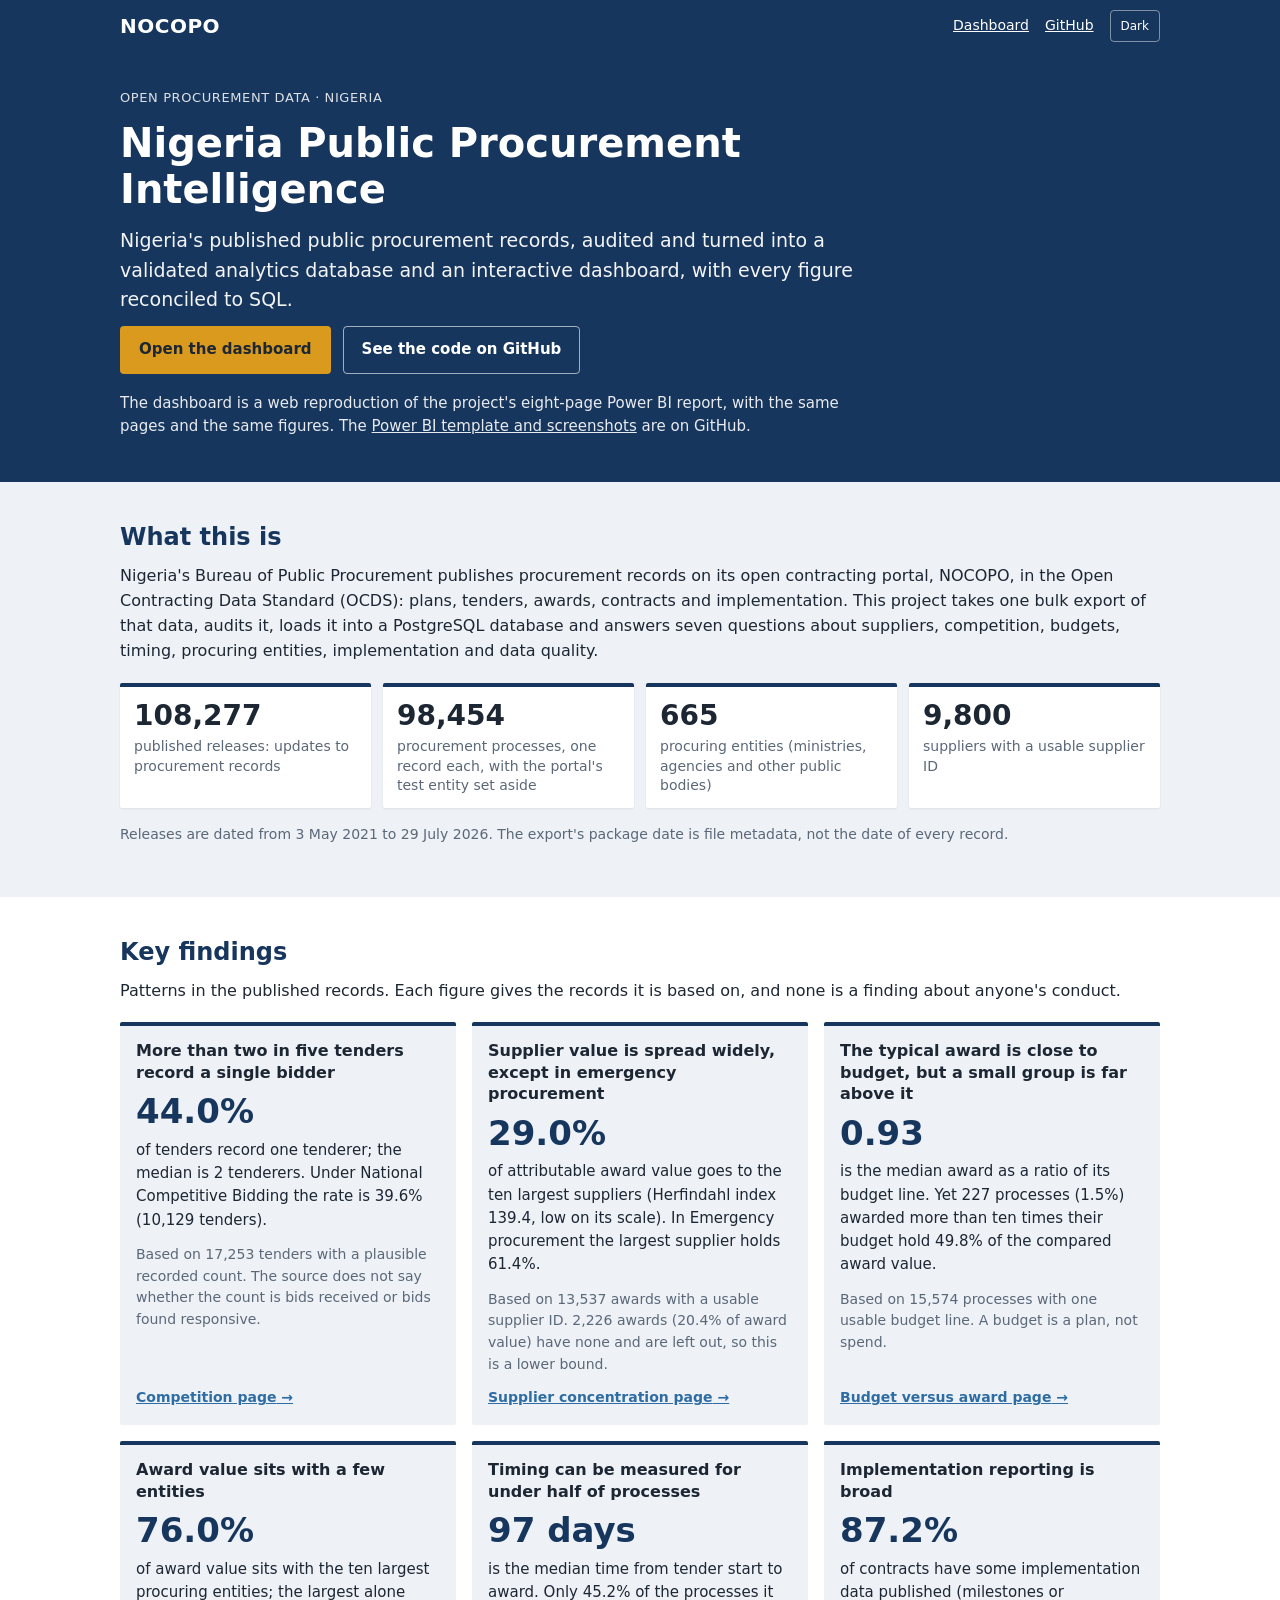
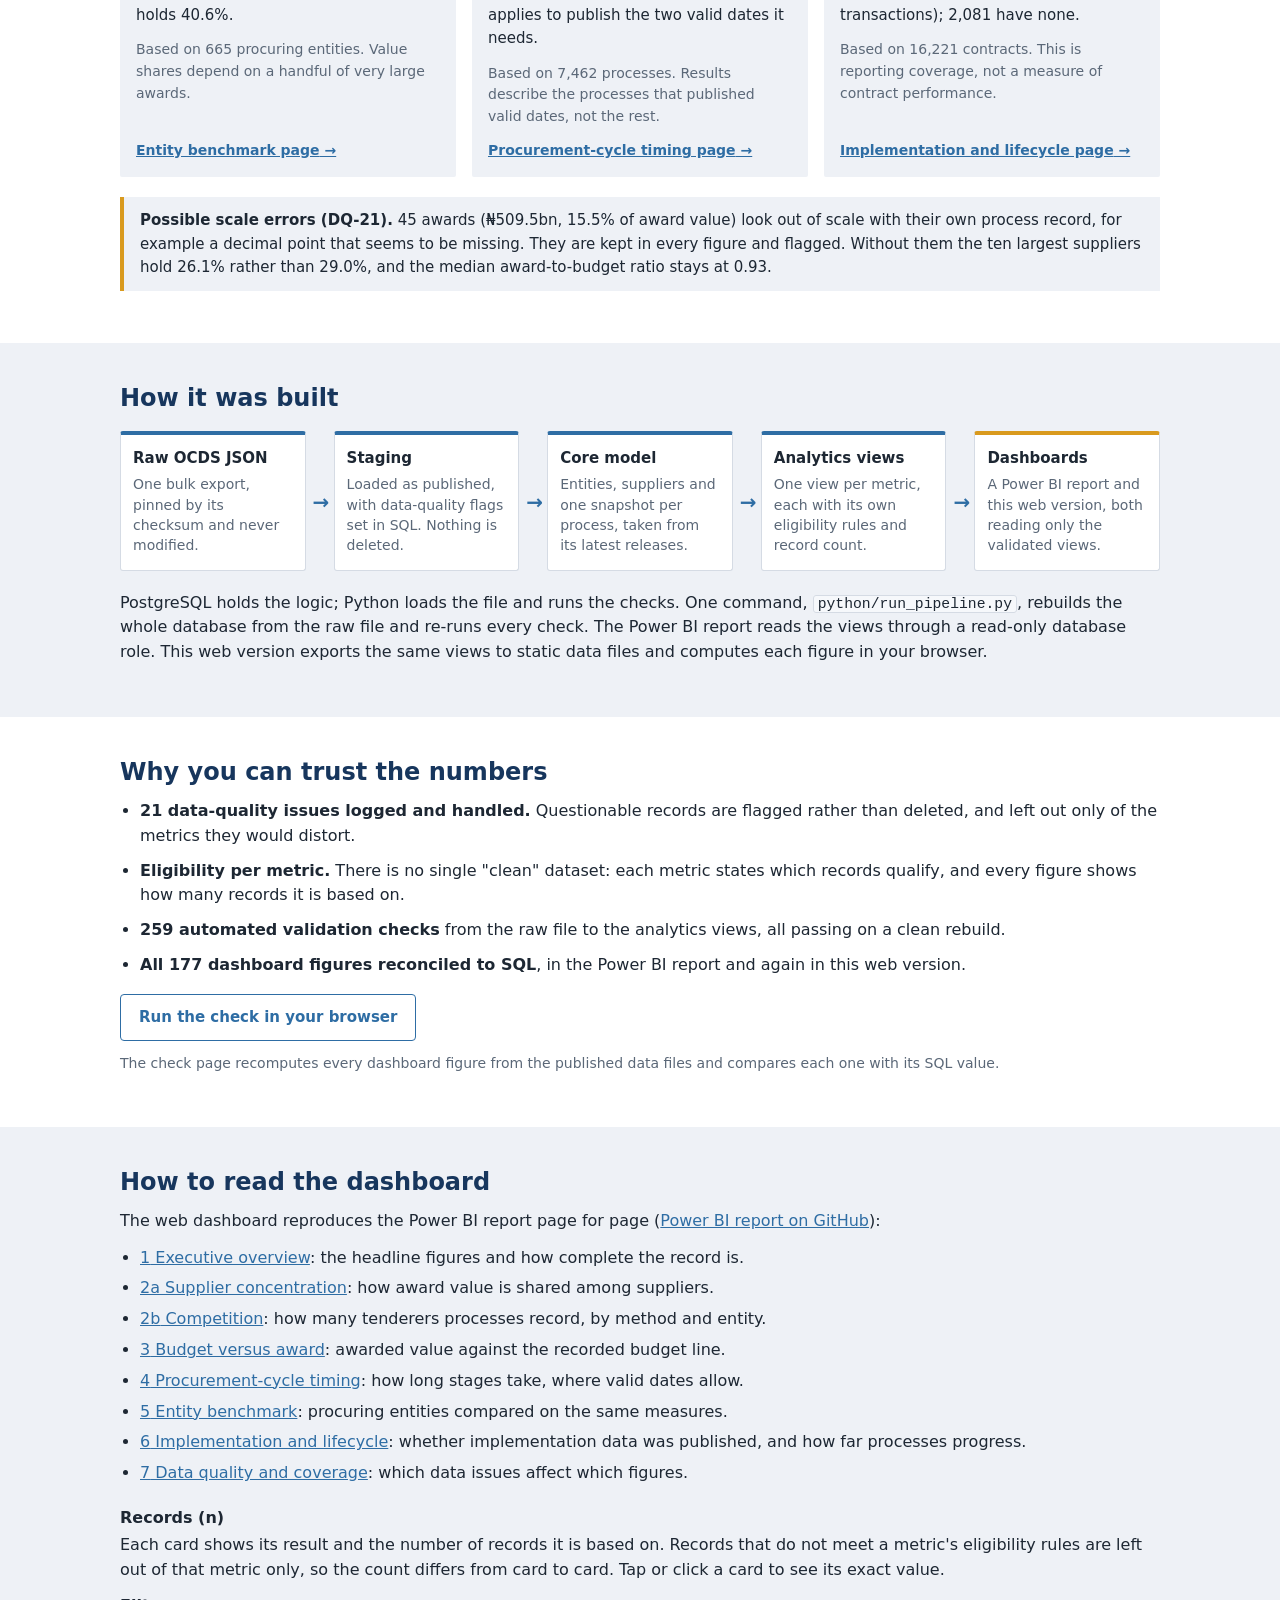
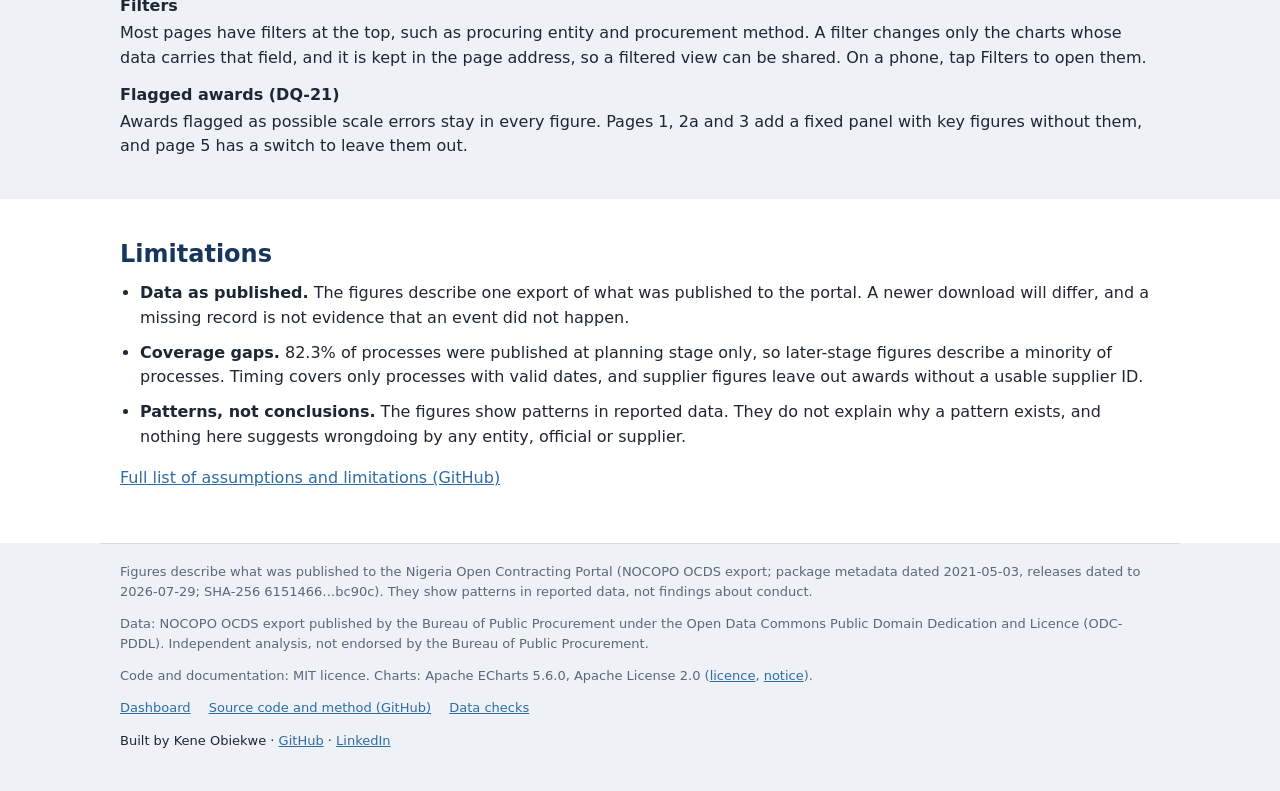
<file: web/index.html>
<!doctype html>
<html lang="en">
<head>
<meta charset="utf-8">
<meta name="viewport" content="width=device-width, initial-scale=1">
<meta http-equiv="Content-Security-Policy" content="default-src 'self'; script-src 'self'; style-src 'self'; img-src 'self' data:; font-src 'self'; connect-src 'self'; object-src 'none'; base-uri 'self'; form-action 'none'">
<script src="js/route.js"></script>
<title>Nigeria Public Procurement Intelligence</title>
<meta name="description" content="Nigeria's published public procurement records (NOCOPO, OCDS format), audited and turned into a validated PostgreSQL database and an interactive dashboard. Every dashboard figure is reconciled to SQL.">
<link rel="canonical" href="https://nocopo-dashboard.vercel.app/">
<meta property="og:type" content="website">
<meta property="og:site_name" content="Nigeria Public Procurement Intelligence">
<meta property="og:title" content="Nigeria Public Procurement Intelligence">
<meta property="og:description" content="Nigeria's published procurement records, audited and turned into a validated analytics database and an interactive dashboard. Every dashboard figure is reconciled to SQL.">
<meta property="og:url" content="https://nocopo-dashboard.vercel.app/">
<meta property="og:image" content="https://nocopo-dashboard.vercel.app/og-image.png">
<meta property="og:image:type" content="image/png">
<meta property="og:image:width" content="1200">
<meta property="og:image:height" content="630">
<meta property="og:image:alt" content="Nigeria Public Procurement Intelligence: headline figures from the NOCOPO open contracting data">
<meta name="twitter:card" content="summary_large_image">
<meta name="twitter:title" content="Nigeria Public Procurement Intelligence">
<meta name="twitter:description" content="Nigeria's published procurement records, audited and turned into a validated analytics database and an interactive dashboard. Every dashboard figure is reconciled to SQL.">
<meta name="twitter:image" content="https://nocopo-dashboard.vercel.app/og-image.png">
<meta name="twitter:image:alt" content="Nigeria Public Procurement Intelligence: headline figures from the NOCOPO open contracting data">
<link rel="icon" href="favicon.svg" type="image/svg+xml">
<link rel="stylesheet" href="css/site.css">
<link rel="stylesheet" href="css/landing.css">
<script src="js/theme.js"></script>
<script type="module" src="js/landing.js"></script>
</head>
<body class="landing">
<!-- Every figure on this page sits in an element marked data-fig (a figure of data/expected.json, re-rendered from the
     JSON at load time), data-claim (a figure of docs/phase10_findings/claim_trace.md under that tag) or data-project
     (a count read from the project's own records). Digits marked data-nofig are labels, not figures.
     python/web/check_web_data.py verifies every one and fails on any figure outside them. -->
<header class="topbar">
  <div class="wrap topbar-in">
    <a class="topbar-brand" href="./">NOCOPO</a>
    <nav class="topbar-links" aria-label="Site">
      <a href="dashboard.html">Dashboard</a>
      <a href="https://github.com/kene-obiekwe/nigeria-public-procurement-intelligence" rel="noopener">GitHub</a>
      <button type="button" class="theme-toggle" id="theme-toggle" aria-label="Switch between light and dark colours">Dark</button>
    </nav>
  </div>
</header>

<main id="main">
  <section class="hero">
    <div class="wrap">
      <p class="eyebrow">Open procurement data · Nigeria</p>
      <h1>Nigeria Public Procurement Intelligence</h1>
      <p class="lead">Nigeria's published public procurement records, audited and turned into a validated analytics
        database and an interactive dashboard, with every figure reconciled to SQL.</p>
      <p class="actions">
        <a class="button primary" href="dashboard.html">Open the dashboard</a>
        <a class="button secondary" href="https://github.com/kene-obiekwe/nigeria-public-procurement-intelligence" rel="noopener">See the code on GitHub</a>
      </p>
      <p class="note">The dashboard is a web reproduction of the project's eight-page Power BI report, with the same pages
        and the same figures. The <a href="https://github.com/kene-obiekwe/nigeria-public-procurement-intelligence/tree/main/dashboard" rel="noopener">Power BI
        template and screenshots</a> are on GitHub.</p>
    </div>
  </section>

  <section class="section" id="what" aria-labelledby="what-h">
    <div class="wrap">
      <h2 id="what-h">What this is</h2>
      <p>Nigeria's Bureau of Public Procurement publishes procurement records on its open contracting portal, NOCOPO, in
        the Open Contracting Data Standard (OCDS): plans, tenders, awards, contracts and implementation. This project takes
        one bulk export of that data, audits it, loads it into a PostgreSQL database and answers seven questions about
        suppliers, competition, budgets, timing, procuring entities, implementation and data quality.</p>
      <ul class="stats">
        <li><span class="stat-v" data-project="releases">108,277</span>
          <span class="stat-k">published releases: updates to procurement records</span></li>
        <li><span class="stat-v" data-fig="EXE-01" data-format="count">98,454</span>
          <span class="stat-k">procurement processes, one record each, with the portal's test entity set aside</span></li>
        <li><span class="stat-v" data-fig="ENT-01" data-format="count">665</span>
          <span class="stat-k">procuring entities (ministries, agencies and other public bodies)</span></li>
        <li><span class="stat-v" data-fig="SUP-02" data-format="count">9,800</span>
          <span class="stat-k">suppliers with a usable supplier ID</span></li>
      </ul>
      <p class="note">Releases are dated from <span data-project="first_release_date">3 May 2021</span> to
        <span data-project="last_release_date">29 July 2026</span>. The export's package date is file metadata, not
        the date of every record.</p>
    </div>
  </section>

  <section class="section alt" id="findings" aria-labelledby="findings-h">
    <div class="wrap">
      <h2 id="findings-h">Key findings</h2>
      <p>Patterns in the published records. Each figure gives the records it is based on, and none is a finding about
        anyone's conduct.</p>
      <div class="findings">
        <article class="finding">
          <h3>More than two in five tenders record a single bidder</h3>
          <p class="big"><span data-fig="EXE-05" data-format="pct1">44.0%</span></p>
          <p>of tenders record one tenderer; the median is <span data-fig="EXE-06" data-format="count">2</span>
            tenderers. Under National Competitive Bidding the rate is <span data-claim="C3">39.6%</span>
            (<span data-claim="C3">10,129</span> tenders).</p>
          <p class="n">Based on <span data-fig="COM-01" data-format="count">17,253</span> tenders with a plausible
            recorded count. The source does not say whether the count is bids received or bids found responsive.</p>
          <a class="more" href="dashboard.html#competition">Competition page</a>
        </article>
        <article class="finding">
          <h3>Supplier value is spread widely, except in emergency procurement</h3>
          <p class="big"><span data-fig="EXE-07" data-format="pct1">29.0%</span></p>
          <p>of attributable award value goes to the ten largest suppliers (Herfindahl index
            <span data-fig="SUP-09" data-format="index1">139.4</span>, low on its scale). In Emergency procurement the
            largest supplier holds <span data-claim="S4">61.4%</span>.</p>
          <p class="n">Based on <span data-fig="SUP-01" data-format="count">13,537</span> awards with a usable supplier
            ID. <span data-fig="SUP-11" data-format="count">2,226</span> awards
            (<span data-fig="SUP-13" data-format="pct1">20.4%</span> of award value) have none and are left out, so this
            is a lower bound.</p>
          <a class="more" href="dashboard.html#suppliers">Supplier concentration page</a>
        </article>
        <article class="finding">
          <h3>The typical award is close to budget, but a small group is far above it</h3>
          <p class="big"><span data-fig="EXE-09" data-format="ratio2">0.93</span></p>
          <p>is the median award as a ratio of its budget line. Yet <span data-fig="BVA-B6" data-format="count">227</span>
            processes (<span data-claim="B3">1.5%</span>) awarded more than ten times their budget hold
            <span data-claim="B3">49.8%</span> of the compared award value.</p>
          <p class="n">Based on <span data-fig="BVA-01" data-format="count">15,574</span> processes with one usable
            budget line. A budget is a plan, not spend.</p>
          <a class="more" href="dashboard.html#budget">Budget versus award page</a>
        </article>
        <article class="finding">
          <h3>Award value sits with a few entities</h3>
          <p class="big"><span data-fig="ENT-06" data-format="pct1">76.0%</span></p>
          <p>of award value sits with the ten largest procuring entities; the largest alone holds
            <span data-fig="ENT-05" data-format="pct1">40.6%</span>.</p>
          <p class="n">Based on <span data-fig="ENT-01" data-format="count">665</span> procuring entities. Value shares
            depend on a handful of very large awards.</p>
          <a class="more" href="dashboard.html#entities">Entity benchmark page</a>
        </article>
        <article class="finding">
          <h3>Timing can be measured for under half of processes</h3>
          <p class="big"><span data-fig="EXE-11" data-format="days">97</span> days</p>
          <p>is the median time from tender start to award. Only
            <span data-fig="TIM-11" data-format="pct1">45.2%</span> of the processes it applies to publish the two valid
            dates it needs.</p>
          <p class="n">Based on <span data-fig="TIM-02" data-format="count">7,462</span> processes. Results describe the
            processes that published valid dates, not the rest.</p>
          <a class="more" href="dashboard.html#timing">Procurement-cycle timing page</a>
        </article>
        <article class="finding">
          <h3>Implementation reporting is broad</h3>
          <p class="big"><span data-fig="EXE-12" data-format="pct1">87.2%</span></p>
          <p>of contracts have some implementation data published (milestones or transactions);
            <span data-fig="IMP-T4" data-format="count">2,081</span> have none.</p>
          <p class="n">Based on <span data-fig="IMP-01" data-format="count">16,221</span> contracts. This is reporting
            coverage, not a measure of contract performance.</p>
          <a class="more" href="dashboard.html#implementation">Implementation and lifecycle page</a>
        </article>
      </div>
      <p class="callout"><strong>Possible scale errors (DQ-21).</strong> <span data-claim="X1">45</span> awards
        (<span data-claim="X1">₦509.5bn</span>, <span data-claim="X1">15.5%</span> of award value) look out of scale
        with their own process record, for example a decimal point that seems to be missing. They are kept in every
        figure and flagged. Without them the ten largest suppliers hold <span data-claim="S6">26.1%</span> rather than
        <span data-fig="EXE-07" data-format="pct1">29.0%</span>, and the median award-to-budget ratio stays at
        <span data-claim="B8">0.93</span>.</p>
    </div>
  </section>

  <section class="section" id="built" aria-labelledby="built-h">
    <div class="wrap">
      <h2 id="built-h">How it was built</h2>
      <ol class="pipeline" aria-label="Data pipeline, from the raw file to the dashboards">
        <li><strong>Raw OCDS JSON</strong><span>One bulk export, pinned by its checksum and never modified.</span></li>
        <li><strong>Staging</strong><span>Loaded as published, with data-quality flags set in SQL. Nothing is deleted.</span></li>
        <li><strong>Core model</strong><span>Entities, suppliers and one snapshot per process, taken from its latest releases.</span></li>
        <li><strong>Analytics views</strong><span>One view per metric, each with its own eligibility rules and record count.</span></li>
        <li><strong>Dashboards</strong><span>A Power BI report and this web version, both reading only the validated views.</span></li>
      </ol>
      <p>PostgreSQL holds the logic; Python loads the file and runs the checks. One command,
        <code>python/run_pipeline.py</code>, rebuilds the whole database from the raw file and re-runs every check. The
        Power BI report reads the views through a read-only database role. This web version exports the same views to
        static data files and computes each figure in your browser.</p>
    </div>
  </section>

  <section class="section alt" id="trust" aria-labelledby="trust-h">
    <div class="wrap">
      <h2 id="trust-h">Why you can trust the numbers</h2>
      <ul class="trust">
        <li><strong><span data-project="dq_issues">21</span> data-quality issues logged and handled.</strong>
          Questionable records are flagged rather than deleted, and left out only of the metrics they would distort.</li>
        <li><strong>Eligibility per metric.</strong> There is no single "clean" dataset: each metric states which records
          qualify, and every figure shows how many records it is based on.</li>
        <li><strong><span data-project="validation_checks">259</span> automated validation checks</strong> from the raw
          file to the analytics views, all passing on a clean rebuild.</li>
        <li><strong>All <span data-project="dashboard_figures">177</span> dashboard figures reconciled to SQL</strong>,
          in the Power BI report and again in this web version.</li>
      </ul>
      <p class="actions">
        <a class="button secondary" href="check.html">Run the check in your browser</a>
      </p>
      <p class="note">The check page recomputes every dashboard figure from the published data files and compares each
        one with its SQL value.</p>
    </div>
  </section>

  <section class="section" id="read" aria-labelledby="read-h">
    <div class="wrap">
      <h2 id="read-h">How to read the dashboard</h2>
      <p>The web dashboard reproduces the Power BI report page for page
        (<a href="https://github.com/kene-obiekwe/nigeria-public-procurement-intelligence/tree/main/dashboard" rel="noopener">Power BI
        report on GitHub</a>):</p>
      <ul class="pages">
        <li><a href="dashboard.html#overview"><span data-nofig>1</span> Executive overview</a>: the headline figures and how complete the record is.</li>
        <li><a href="dashboard.html#suppliers"><span data-nofig>2a</span> Supplier concentration</a>: how award value is shared among suppliers.</li>
        <li><a href="dashboard.html#competition"><span data-nofig>2b</span> Competition</a>: how many tenderers processes record, by method and entity.</li>
        <li><a href="dashboard.html#budget"><span data-nofig>3</span> Budget versus award</a>: awarded value against the recorded budget line.</li>
        <li><a href="dashboard.html#timing"><span data-nofig>4</span> Procurement-cycle timing</a>: how long stages take, where valid dates allow.</li>
        <li><a href="dashboard.html#entities"><span data-nofig>5</span> Entity benchmark</a>: procuring entities compared on the same measures.</li>
        <li><a href="dashboard.html#implementation"><span data-nofig>6</span> Implementation and lifecycle</a>: whether implementation data was published, and how far processes progress.</li>
        <li><a href="dashboard.html#data-quality"><span data-nofig>7</span> Data quality and coverage</a>: which data issues affect which figures.</li>
      </ul>
      <dl class="guide">
        <dt>Records (n)</dt>
        <dd>Each card shows its result and the number of records it is based on. Records that do not meet a metric's
          eligibility rules are left out of that metric only, so the count differs from card to card. Tap or click a
          card to see its exact value.</dd>
        <dt>Filters</dt>
        <dd>Most pages have filters at the top, such as procuring entity and procurement method. A filter changes only
          the charts whose data carries that field, and it is kept in the page address, so a filtered view can be
          shared. On a phone, tap Filters to open them.</dd>
        <dt>Flagged awards (DQ-21)</dt>
        <dd>Awards flagged as possible scale errors stay in every figure. Pages <span data-nofig>1</span>,
          <span data-nofig>2a</span> and <span data-nofig>3</span> add a fixed panel with key figures without them,
          and page <span data-nofig>5</span> has a switch to leave them out.</dd>
      </dl>
    </div>
  </section>

  <section class="section alt" id="limits" aria-labelledby="limits-h">
    <div class="wrap">
      <h2 id="limits-h">Limitations</h2>
      <ul class="trust">
        <li><strong>Data as published.</strong> The figures describe one export of what was published to the portal. A
          newer download will differ, and a missing record is not evidence that an event did not happen.</li>
        <li><strong>Coverage gaps.</strong> <span data-fig="EXE-13" data-format="pct1">82.3%</span> of processes were
          published at planning stage only, so later-stage figures describe a minority of processes. Timing covers only
          processes with valid dates, and supplier figures leave out awards without a usable supplier ID.</li>
        <li><strong>Patterns, not conclusions.</strong> The figures show patterns in reported data. They do not explain
          why a pattern exists, and nothing here suggests wrongdoing by any entity, official or supplier.</li>
      </ul>
      <p><a href="https://github.com/kene-obiekwe/nigeria-public-procurement-intelligence/blob/main/docs/assumptions_and_limitations.md" rel="noopener">Full list of assumptions and limitations (GitHub)</a></p>
    </div>
  </section>
</main>

<footer class="footer wrap">
  <p>Figures describe what was published to the Nigeria Open Contracting Portal (NOCOPO OCDS export; package metadata dated 2021-05-03, releases dated to 2026-07-29; SHA-256 6151466…bc90c). They show patterns in reported data, not findings about conduct.</p>
  <p>Data: NOCOPO OCDS export published by the Bureau of Public Procurement under the Open Data Commons Public Domain
     Dedication and Licence (ODC-PDDL). Independent analysis, not endorsed by the Bureau of Public Procurement.</p>
  <p>Code and documentation: MIT licence. Charts: Apache ECharts <span data-nofig>5.6.0</span>, Apache License <span data-nofig>2.0</span>
     (<a href="vendor/ECHARTS-LICENSE.txt">licence</a>, <a href="vendor/ECHARTS-NOTICE.txt">notice</a>).</p>
  <p class="links">
    <a href="dashboard.html">Dashboard</a>
    <a href="https://github.com/kene-obiekwe/nigeria-public-procurement-intelligence" rel="noopener">Source code and method (GitHub)</a>
    <a href="check.html">Data checks</a>
  </p>
  <p class="credit">Built by Kene Obiekwe ·
    <a href="https://github.com/kene-obiekwe" rel="noopener">GitHub</a> ·
    <a href="https://www.linkedin.com/in/kene-obiekwe10" rel="noopener">LinkedIn</a></p>
</footer>
</body>
</html>
</file>
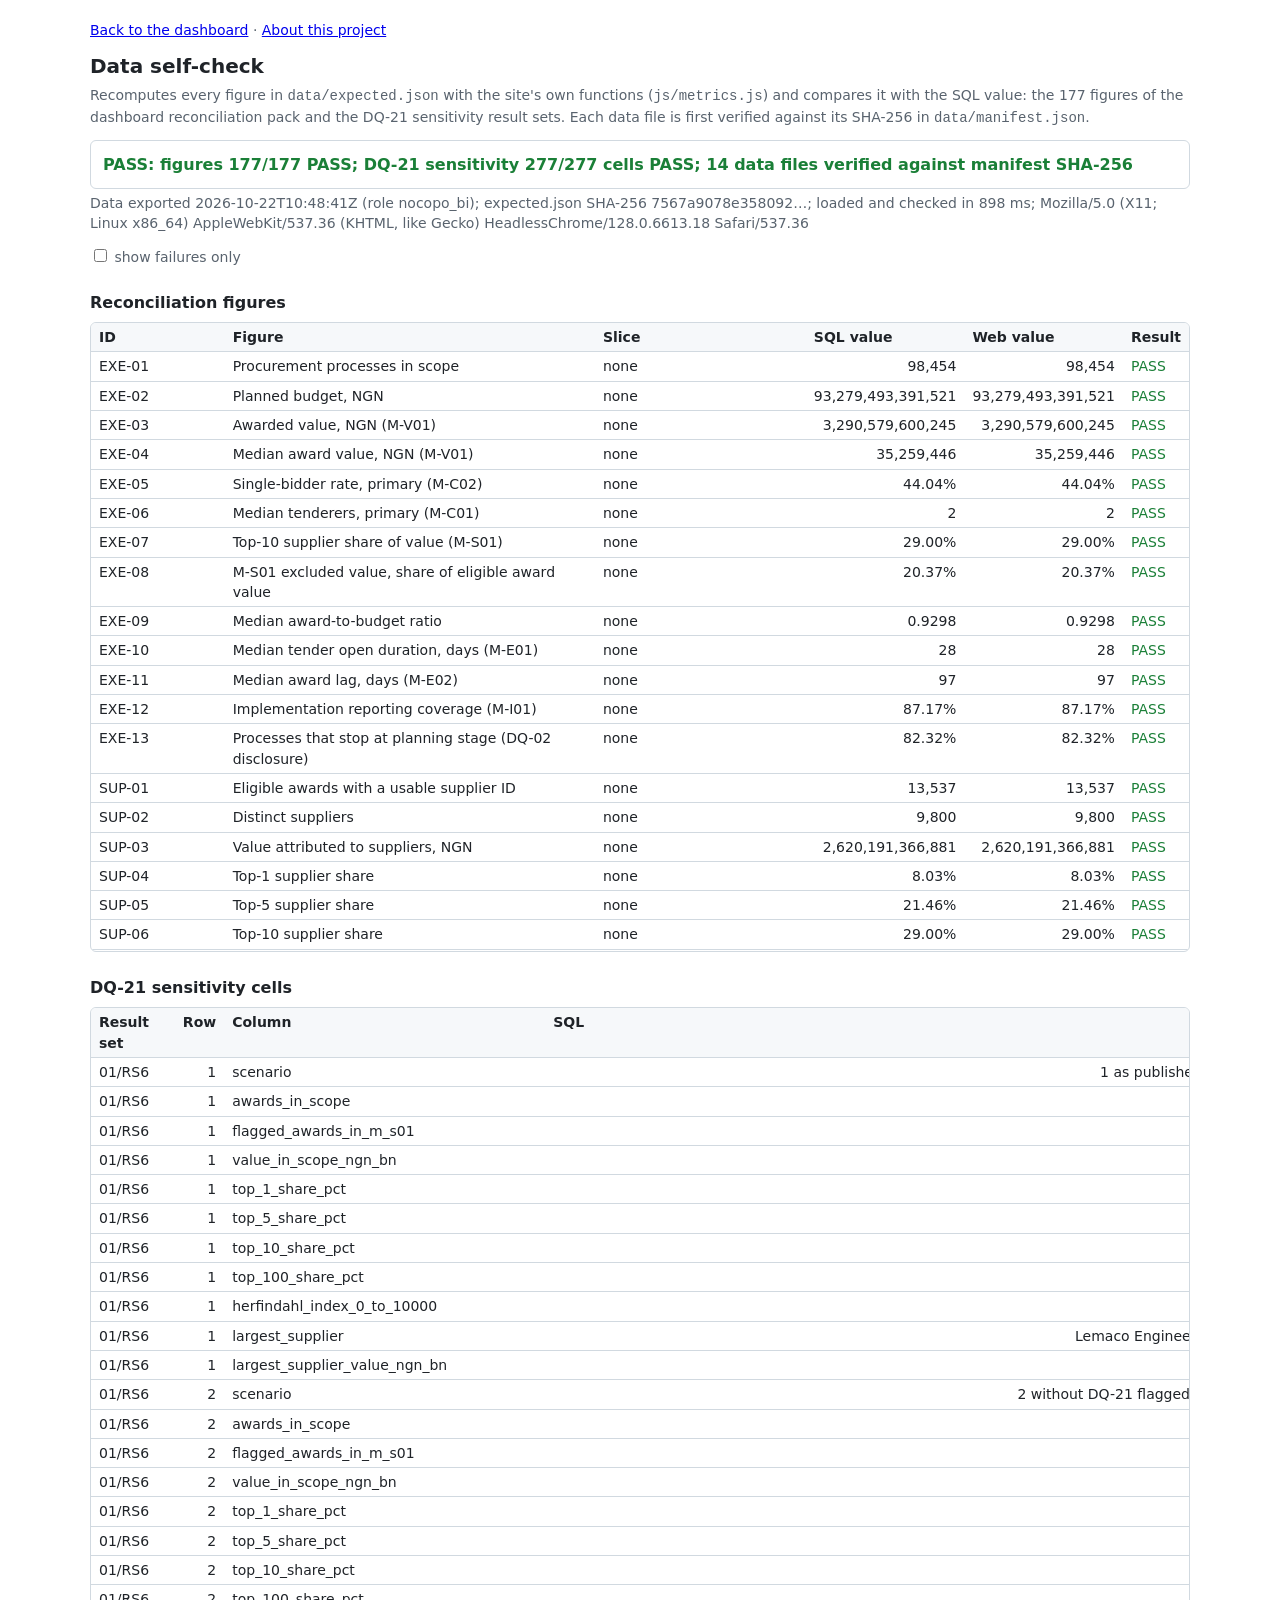
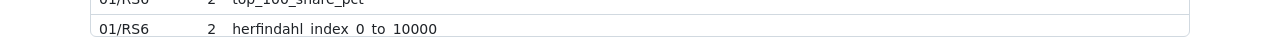
<file: web/check.html>
<!doctype html>
<html lang="en">
<head>
<meta charset="utf-8">
<meta name="viewport" content="width=device-width, initial-scale=1">
<meta name="robots" content="noindex">
<meta http-equiv="Content-Security-Policy" content="default-src 'self'; script-src 'self'; style-src 'self'; img-src 'self' data:; font-src 'self'; connect-src 'self'; object-src 'none'; base-uri 'self'; form-action 'none'">
<link rel="icon" href="favicon.svg" type="image/svg+xml">
<title>Data Self-Check · Nigeria Procurement Dashboard</title>
<meta name="description" content="Recomputes every figure of the Nigeria procurement dashboard in your browser from its published data files and compares each with its SQL value.">
<meta property="og:type" content="website">
<meta property="og:site_name" content="Nigeria Public Procurement Intelligence">
<meta property="og:title" content="Data Self-Check · Nigeria Procurement Dashboard">
<meta property="og:description" content="Recomputes every figure of the Nigeria procurement dashboard in your browser from its published data files and compares each with its SQL value.">
<meta property="og:url" content="https://nocopo-dashboard.vercel.app/check.html">
<meta property="og:image" content="https://nocopo-dashboard.vercel.app/og-image.png">
<meta property="og:image:type" content="image/png">
<meta property="og:image:width" content="1200">
<meta property="og:image:height" content="630">
<meta property="og:image:alt" content="Nigeria Public Procurement Intelligence: headline figures from the NOCOPO open contracting data">
<meta name="twitter:card" content="summary_large_image">
<meta name="twitter:title" content="Data Self-Check · Nigeria Procurement Dashboard">
<meta name="twitter:description" content="Recomputes every figure of the Nigeria procurement dashboard in your browser from its published data files and compares each with its SQL value.">
<meta name="twitter:image" content="https://nocopo-dashboard.vercel.app/og-image.png">
<link rel="stylesheet" href="css/check.css">
<script type="module" src="js/check_page.js"></script>
</head>
<body>
<main>
  <p><a href="dashboard.html">Back to the dashboard</a> · <a href="./">About this project</a></p>
  <h1>Data self-check</h1>
  <p>Recomputes every figure in <code>data/expected.json</code> with the site's own functions (<code>js/metrics.js</code>)
     and compares it with the SQL value: the 177 figures of the dashboard reconciliation pack and the DQ-21 sensitivity
     result sets. Each data file is first verified against its SHA-256 in <code>data/manifest.json</code>.</p>
  <div id="summary">Running…</div>
  <p id="meta"></p>
  <label><input type="checkbox" id="only-fail"> show failures only</label>
  <h2>Reconciliation figures</h2>
  <div class="scroll"><table id="figures"><thead><tr><th>ID</th><th>Figure</th><th>Slice</th><th>SQL value</th><th>Web value</th><th>Result</th></tr></thead><tbody></tbody></table></div>
  <h2>DQ-21 sensitivity cells</h2>
  <div class="scroll"><table id="cells"><thead><tr><th>Result set</th><th>Row</th><th>Column</th><th>SQL</th><th>Web</th><th>Result</th></tr></thead><tbody></tbody></table></div>
</main>
</body>
</html>
</file>
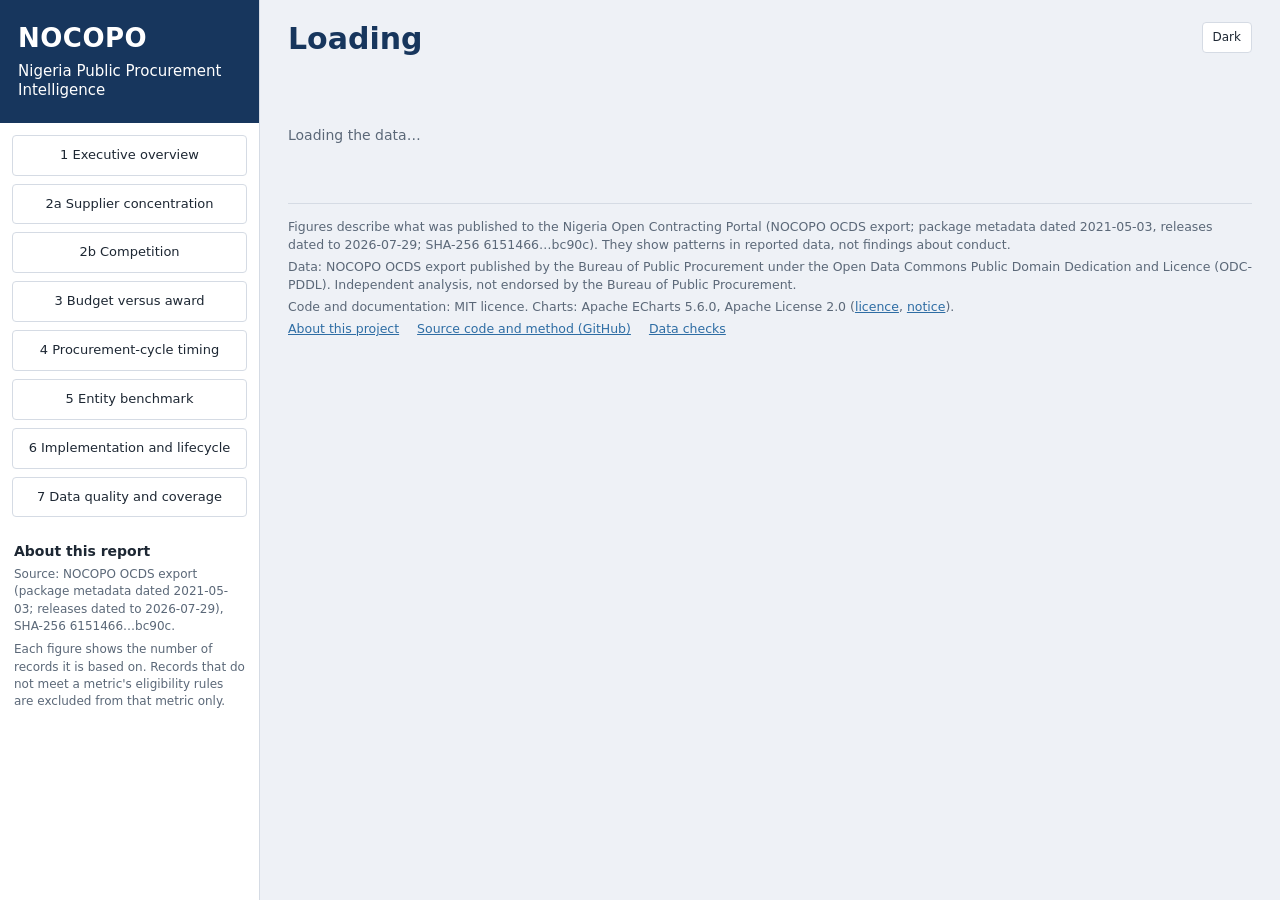
<file: web/dashboard.html>
<!doctype html>
<html lang="en">
<head>
<meta charset="utf-8">
<meta name="viewport" content="width=device-width, initial-scale=1">
<meta http-equiv="Content-Security-Policy" content="default-src 'self'; script-src 'self'; style-src 'self'; img-src 'self' data:; font-src 'self'; connect-src 'self'; object-src 'none'; base-uri 'self'; form-action 'none'">
<meta name="description" content="Interactive dashboard of Nigeria's published public procurement records (NOCOPO OCDS export): suppliers, competition, budgets, timing, entities, implementation and data quality.">
<title>Nigeria Procurement Dashboard</title>
<link rel="canonical" href="https://nocopo-dashboard.vercel.app/dashboard.html">
<meta property="og:type" content="website">
<meta property="og:site_name" content="Nigeria Public Procurement Intelligence">
<meta property="og:title" content="Nigeria Procurement Dashboard">
<meta property="og:description" content="Interactive dashboard of Nigeria's published public procurement records (NOCOPO OCDS export): suppliers, competition, budgets, timing, entities, implementation and data quality.">
<meta property="og:url" content="https://nocopo-dashboard.vercel.app/dashboard.html">
<meta property="og:image" content="https://nocopo-dashboard.vercel.app/og-image.png">
<meta property="og:image:type" content="image/png">
<meta property="og:image:width" content="1200">
<meta property="og:image:height" content="630">
<meta property="og:image:alt" content="Nigeria Public Procurement Intelligence: headline figures from the NOCOPO open contracting data">
<meta name="twitter:card" content="summary_large_image">
<meta name="twitter:title" content="Nigeria Procurement Dashboard">
<meta name="twitter:description" content="Interactive dashboard of Nigeria's published public procurement records (NOCOPO OCDS export): suppliers, competition, budgets, timing, entities, implementation and data quality.">
<meta name="twitter:image" content="https://nocopo-dashboard.vercel.app/og-image.png">
<link rel="icon" href="favicon.svg" type="image/svg+xml">
<link rel="stylesheet" href="css/site.css">
<script src="js/theme.js"></script>
<script src="vendor/echarts-5.6.0.min.js" defer></script>
<script type="module" src="js/app.js"></script>
</head>
<body>
<div class="layout">
  <aside class="sidebar" aria-label="Pages">
    <div class="brand">
      <p class="brand-name"><a href="./">NOCOPO</a></p>
      <p class="brand-sub">Nigeria Public Procurement Intelligence</p>
    </div>
    <nav><ul class="nav" id="nav"></ul></nav>
    <div class="about">
      <h2>About this report</h2>
      <p id="about-source"></p>
      <p>Each figure shows the number of records it is based on. Records that do not meet a metric's eligibility rules are excluded from that metric only.</p>
    </div>
  </aside>
  <div class="content">
    <div class="menu-bar">
      <a class="brand-name" href="./">NOCOPO</a>
      <label class="visually-hidden" for="page-menu">Page</label>
      <select id="page-menu"></select>
    </div>
    <main class="main" id="main" tabindex="-1">
      <div class="page-head">
        <div>
          <h1 class="page-title" id="page-title">Loading</h1>
          <p class="page-question" id="page-question"></p>
        </div>
        <button type="button" class="theme-toggle" id="theme-toggle" aria-label="Switch between light and dark colours">Dark</button>
      </div>
      <div id="page"><p class="loading">Loading the data…</p></div>
      <footer class="footer" id="footer">
        <p id="footer-caveat"></p>
        <p>Data: NOCOPO OCDS export published by the Bureau of Public Procurement under the Open Data Commons Public Domain
           Dedication and Licence (ODC-PDDL). Independent analysis, not endorsed by the Bureau of Public Procurement.</p>
        <p>Code and documentation: MIT licence. Charts: Apache ECharts 5.6.0, Apache License 2.0
           (<a href="vendor/ECHARTS-LICENSE.txt">licence</a>, <a href="vendor/ECHARTS-NOTICE.txt">notice</a>).</p>
        <p class="links">
          <a href="./">About this project</a>
          <a href="https://github.com/kene-obiekwe/nigeria-public-procurement-intelligence" rel="noopener">Source code and method (GitHub)</a>
          <a href="check.html">Data checks</a>
        </p>
        <p class="about-inline" id="about-inline"></p>
      </footer>
    </main>
  </div>
</div>
</body>
</html>
</file>
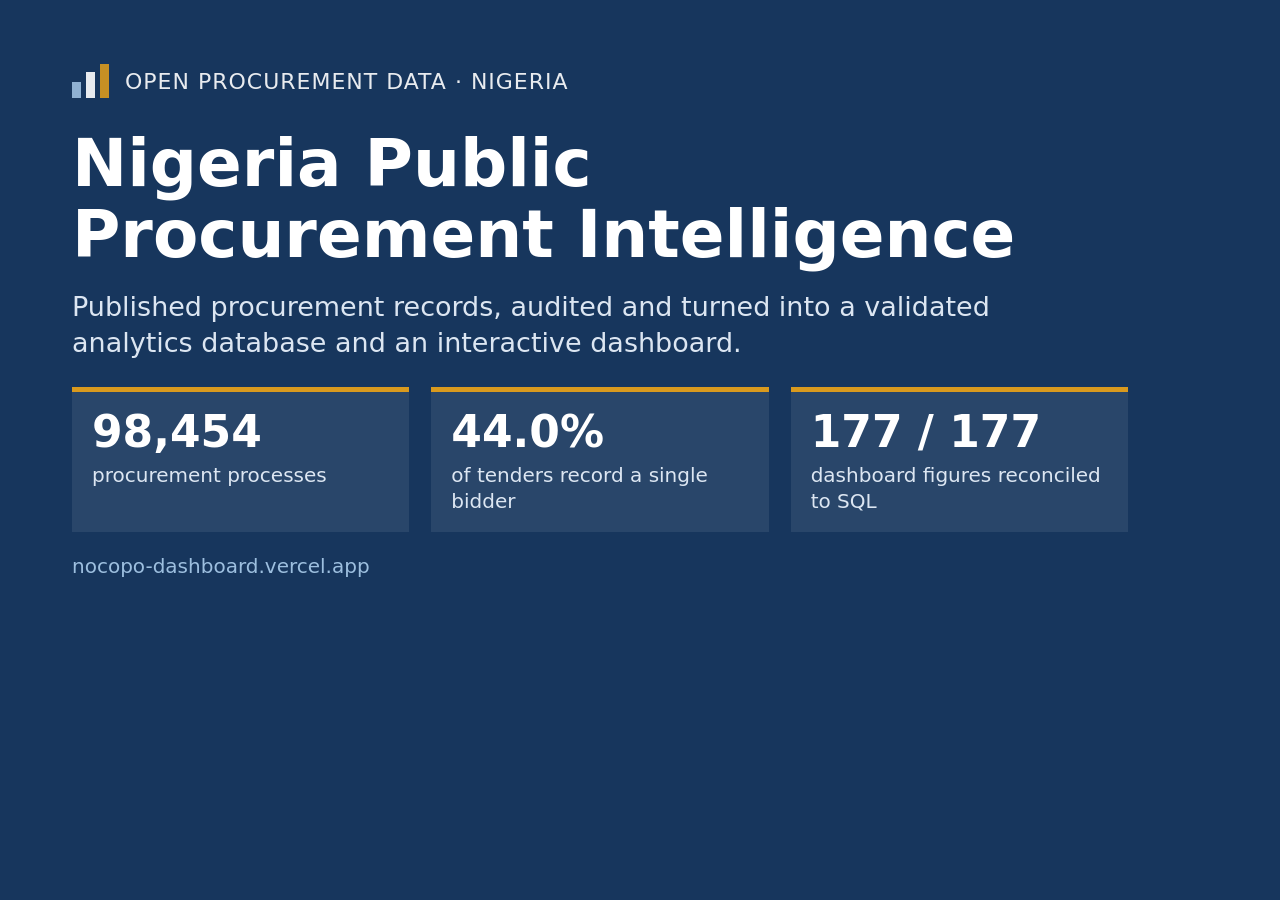
<file: python/web/og_card.html>
<!doctype html>
<html lang="en">
<head>
<meta charset="utf-8">
<title>Link preview card</title>
<!-- Source of web/og-image.png (1200 x 630), drawn by python/web/make_og_image.py. Figures are marked as on the landing
     page (data-fig, data-project) and verified by python/web/check_web_data.py. -->
<style>
  * { box-sizing: border-box; }
  html, body { margin: 0; width: 1200px; height: 630px; overflow: hidden; }
  body {
    background: #17365d; color: #ffffff; font-family: "Segoe UI", system-ui, -apple-system, Roboto, Arial, sans-serif;
    padding: 64px 72px 52px; display: flex; flex-direction: column;
  }
  .top { display: flex; align-items: center; gap: 16px; font-size: 22px; letter-spacing: 1px; text-transform: uppercase; opacity: 0.9; }
  .mark { display: flex; align-items: flex-end; gap: 5px; height: 34px; }
  .mark i { display: block; width: 9px; }
  .mark i:nth-child(1) { height: 16px; background: #9dbfdf; }
  .mark i:nth-child(2) { height: 26px; background: #ffffff; }
  .mark i:nth-child(3) { height: 34px; background: #d99a1e; }
  h1 { font-size: 66px; line-height: 1.08; margin: 30px 0 18px; font-weight: 700; max-width: 1000px; }
  .sub { font-size: 27px; line-height: 1.35; margin: 0; max-width: 980px; color: #dce6f2; }
  .figs { display: flex; gap: 22px; margin-top: auto; }
  .fig { flex: 1; background: rgba(255, 255, 255, 0.08); border-top: 5px solid #d99a1e; padding: 16px 20px 18px; }
  .v { display: block; font-size: 44px; font-weight: 700; line-height: 1.1; }
  .k { display: block; font-size: 20px; line-height: 1.3; margin-top: 6px; color: #dce6f2; }
  .url { margin-top: 22px; font-size: 20px; color: #9dbfdf; }
</style>
</head>
<body>
  <div class="top"><span class="mark"><i></i><i></i><i></i></span>Open procurement data · Nigeria</div>
  <h1>Nigeria Public Procurement Intelligence</h1>
  <p class="sub">Published procurement records, audited and turned into a validated analytics database and an
    interactive dashboard.</p>
  <div class="figs">
    <div class="fig"><span class="v" data-fig="EXE-01" data-format="count">98,454</span><span class="k">procurement processes</span></div>
    <div class="fig"><span class="v" data-fig="EXE-05" data-format="pct1">44.0%</span><span class="k">of tenders record a single bidder</span></div>
    <div class="fig"><span class="v"><span data-project="dashboard_figures">177</span> / <span data-project="dashboard_figures">177</span></span><span class="k">dashboard figures reconciled to SQL</span></div>
  </div>
  <div class="url">nocopo-dashboard.vercel.app</div>
</body>
</html>
</file>
<file: web/css/site.css>
/* Nigeria Public Procurement Intelligence: web dashboard styles.
   Two neutral colours plus grey, as the Power BI report (dashboard/README.md §7): no red/green colouring. */

:root {
  --bg: #eef1f6;
  --surface: #ffffff;
  --surface-2: #f6f8fb;
  --fg: #1d2733;
  --muted: #5b6878;
  --line: #d5dbe4;
  --brand: #17365d;
  --brand-fg: #ffffff;
  --accent: #2e6da4;
  --accent-soft: #9dbfdf;
  --accent-2: #d99a1e;
  --focus: #2e6da4;
  --chart-text: #3b4757;
  --chart-grid: #e3e8ef;
  --shadow: 0 1px 2px rgba(23, 54, 93, 0.08);
  color-scheme: light;
}

@media (prefers-color-scheme: dark) {
  :root:not([data-theme="light"]) {
    --bg: #0e141b;
    --surface: #17202b;
    --surface-2: #1d2835;
    --fg: #e4eaf1;
    --muted: #9aa8b8;
    --line: #2d3a49;
    --brand: #10253f;
    --brand-fg: #e4eaf1;
    --accent: #6aa5dc;
    --accent-soft: #3d6a96;
    --accent-2: #e0ad45;
    --focus: #8cbcf0;
    --chart-text: #c3cedb;
    --chart-grid: #2a3644;
    --shadow: none;
    color-scheme: dark;
  }
}

:root[data-theme="dark"] {
  --bg: #0e141b;
  --surface: #17202b;
  --surface-2: #1d2835;
  --fg: #e4eaf1;
  --muted: #9aa8b8;
  --line: #2d3a49;
  --brand: #10253f;
  --brand-fg: #e4eaf1;
  --accent: #6aa5dc;
  --accent-soft: #3d6a96;
  --accent-2: #e0ad45;
  --focus: #8cbcf0;
  --chart-text: #c3cedb;
  --chart-grid: #2a3644;
  --shadow: none;
  color-scheme: dark;
}

* { box-sizing: border-box; }
html { -webkit-text-size-adjust: 100%; }
body {
  margin: 0;
  background: var(--bg);
  color: var(--fg);
  font: 14px/1.45 system-ui, -apple-system, "Segoe UI", Roboto, "Helvetica Neue", Arial, sans-serif;
}
a { color: var(--accent); }
:focus-visible { outline: 2px solid var(--focus); outline-offset: 2px; }
.visually-hidden { position: absolute; width: 1px; height: 1px; overflow: hidden; clip: rect(0 0 0 0); white-space: nowrap; }

/* ---------- shell ---------- */
.layout { display: grid; grid-template-columns: 260px minmax(0, 1fr); min-height: 100vh; }
.sidebar { background: var(--surface); border-right: 1px solid var(--line); display: flex; flex-direction: column; }
.brand { background: var(--brand); color: var(--brand-fg); padding: 20px 18px 22px; }
.brand-name { font-size: 26px; font-weight: 700; letter-spacing: 0.5px; margin: 0; }
.brand-name a, a.brand-name { color: inherit; text-decoration: none; }
a.brand-name { color: var(--brand-fg); }
.brand-sub { margin: 4px 0 0; font-size: 15px; line-height: 1.3; }
.nav { list-style: none; margin: 0; padding: 12px; display: grid; gap: 8px; }
.nav a {
  display: block; padding: 10px 12px; border: 1px solid var(--line); border-radius: 4px;
  color: var(--fg); text-decoration: none; text-align: center; font-size: 13px; background: var(--surface);
}
.nav a:hover { border-color: var(--accent); }
.nav a[aria-current="page"] { background: var(--accent); border-color: var(--accent); color: #fff; }
.about { padding: 4px 14px 18px; font-size: 12px; color: var(--muted); }
.about h2 { font-size: 14px; margin: 8px 0 4px; color: var(--fg); }
.about p { margin: 0 0 6px; }
.menu-bar { display: none; }

.main { padding: 22px 28px 16px; min-width: 0; }
.page-head { display: flex; justify-content: space-between; align-items: flex-start; gap: 12px; }
.page-title { font-size: 30px; line-height: 1.15; margin: 0; color: var(--brand); }
:root[data-theme="dark"] .page-title { color: var(--fg); }
@media (prefers-color-scheme: dark) { :root:not([data-theme="light"]) .page-title { color: var(--fg); } }
.page-question { margin: 4px 0 14px; color: var(--muted); font-size: 15px; }
.theme-toggle {
  flex: none; border: 1px solid var(--line); background: var(--surface); color: var(--fg);
  border-radius: 4px; padding: 6px 10px; font: inherit; font-size: 12px; cursor: pointer;
}

/* ---------- controls ---------- */
.controls { display: flex; flex-wrap: wrap; gap: 10px; margin-bottom: 14px; }
.control {
  background: var(--surface); border: 1px solid var(--line); border-radius: 4px; padding: 6px 8px;
  display: flex; flex-direction: column; gap: 4px; min-width: 150px; flex: 1 1 180px; max-width: 420px;
}
.control.wide { flex: 2 1 300px; }
.control label, .control .label { font-size: 12px; font-weight: 600; color: var(--brand); }
:root[data-theme="dark"] .control label, :root[data-theme="dark"] .control .label { color: var(--fg); }
@media (prefers-color-scheme: dark) {
  :root:not([data-theme="light"]) .control label, :root:not([data-theme="light"]) .control .label { color: var(--fg); }
}
.control select, .control input[type="text"], .control input[type="search"], .control input[type="number"] {
  font: inherit; color: var(--fg); background: var(--surface-2); border: 1px solid var(--line); border-radius: 3px;
  padding: 5px 6px; width: 100%; min-width: 0;
}
.control .row { display: flex; gap: 6px; }
.control button {
  font: inherit; font-size: 12px; border: 1px solid var(--line); background: var(--surface-2); color: var(--fg);
  border-radius: 3px; padding: 0 8px; cursor: pointer;
}
.control.check { flex-direction: row; align-items: center; gap: 8px; }
.control.check label { font-weight: 400; color: var(--fg); }
.control .hint { font-size: 11px; color: var(--muted); }

/* ---------- cards ---------- */
.cards { display: grid; grid-template-columns: repeat(4, minmax(0, 1fr)); gap: 12px; margin-bottom: 12px; }
.cards.five { grid-template-columns: repeat(5, minmax(0, 1fr)); }
.cards.three { grid-template-columns: repeat(3, minmax(0, 1fr)); }
.cards.six { grid-template-columns: repeat(6, minmax(0, 1fr)); }
.card {
  background: var(--surface); border-top: 4px solid var(--brand); border-radius: 2px; box-shadow: var(--shadow);
  padding: 8px 10px 10px; display: flex; flex-direction: column; min-width: 0; cursor: pointer;
}
:root[data-theme="dark"] .card { border-top-color: var(--accent); }
@media (prefers-color-scheme: dark) { :root:not([data-theme="light"]) .card { border-top-color: var(--accent); } }
.card.timing { border-top-color: var(--accent-2); }
.card-title { font-size: 13px; font-weight: 600; margin: 0 0 6px; line-height: 1.3; }
.card-body { display: flex; gap: 8px; margin-top: auto; }
.card-cell { flex: 1; min-width: 0; border: 1px solid var(--line); border-radius: 3px; padding: 6px 10px; }
.card-cell .k { font-size: 12px; color: var(--muted); }
.card-cell .v { font-size: 26px; line-height: 1.2; font-variant-numeric: tabular-nums; overflow-wrap: anywhere; }
.card-cell.n .v { font-size: 20px; }
.card.exact .card-cell .v { font-size: 15px; }
.card:focus-visible { outline-offset: 1px; }

/* ---------- panels ---------- */
.grid { display: grid; gap: 12px; margin-bottom: 12px; }
.grid.two { grid-template-columns: repeat(2, minmax(0, 1fr)); }
.grid.three { grid-template-columns: repeat(3, minmax(0, 1fr)); }
.grid.wide-left { grid-template-columns: minmax(0, 3fr) minmax(0, 2fr); }
.grid.wide-right { grid-template-columns: minmax(0, 2fr) minmax(0, 3fr); }
.panel { background: var(--surface); border-radius: 4px; box-shadow: var(--shadow); padding: 12px 14px; min-width: 0; }
.panel h2 { font-size: 15px; margin: 0; }
.panel .sub { margin: 2px 0 8px; font-size: 12px; color: var(--muted); }
.panel.sensitivity { border-left: 4px solid var(--accent-2); }
.panel p { margin: 4px 0 8px; }
.chart { width: 100%; height: 300px; }
.chart.tall { height: 380px; }
.chart.short { height: 240px; }

/* ---------- tables ---------- */
.table-wrap { overflow: auto; max-height: 420px; border: 1px solid var(--line); border-radius: 3px; }
.table-wrap.short { max-height: 300px; }
.table-wrap.free { max-height: none; }
table { border-collapse: collapse; width: 100%; font-size: 12.5px; font-variant-numeric: tabular-nums; }
th, td { padding: 5px 8px; border-bottom: 1px solid var(--line); text-align: left; vertical-align: top; }
th { position: sticky; top: 0; background: var(--surface-2); font-weight: 600; z-index: 1; }
td.num, th.num { text-align: right; white-space: nowrap; }
td.bar { position: relative; min-width: 110px; }
td.bar .fill { position: absolute; left: 0; top: 3px; bottom: 3px; background: var(--accent-soft); opacity: 0.75; }
td.bar span { position: relative; white-space: nowrap; }
tr.blank td { color: var(--muted); }
.empty { color: var(--muted); font-style: italic; padding: 8px 0; }

/* ---------- text ---------- */
.caveat { color: var(--muted); font-size: 12.5px; margin: 6px 0; }
.disclosure { font-size: 13px; }
.disclosure strong { color: var(--fg); }
.footer { margin-top: 18px; padding-top: 10px; border-top: 1px solid var(--line); color: var(--muted); font-size: 12.5px; }
.footer p { margin: 4px 0; }
.footer .links a { margin-right: 14px; }
.loading { padding: 40px 0; color: var(--muted); }
.error { padding: 16px; background: var(--surface); border-left: 4px solid var(--accent-2); }

/* ---------- responsive ---------- */
@media (max-width: 1279px) {
  .cards, .cards.five, .cards.six { grid-template-columns: repeat(3, minmax(0, 1fr)); }
}
@media (max-width: 1023px) {
  .layout { grid-template-columns: minmax(0, 1fr); }
  .sidebar { display: none; }
  .menu-bar {
    display: flex; align-items: center; gap: 10px; flex-wrap: wrap; background: var(--brand); color: var(--brand-fg);
    padding: 10px 16px;
  }
  .menu-bar .brand-name { font-size: 20px; }
  .menu-bar select { flex: 1 1 200px; font: inherit; padding: 6px; border-radius: 3px; border: 0; min-width: 0; }
  .main { padding: 16px; }
  .grid.two, .grid.three, .grid.wide-left, .grid.wide-right { grid-template-columns: minmax(0, 1fr); }
  .cards, .cards.five, .cards.six, .cards.three { grid-template-columns: repeat(2, minmax(0, 1fr)); }
  .about-inline { display: block; }
}
@media (max-width: 599px) {
  .page-title { font-size: 24px; }
  .cards, .cards.five, .cards.six, .cards.three { grid-template-columns: minmax(0, 1fr); }
  .card-cell .v { font-size: 22px; }
  .control { max-width: none; min-width: 0; flex: 0 1 calc(50% - 5px); }
  .control.wide { flex-basis: 100%; }
  .chart { height: 280px; }
  .chart.tall { height: 360px; }
}
.about-inline { display: none; color: var(--muted); font-size: 12px; }

.cards.two-col { grid-template-columns: repeat(2, minmax(0, 1fr)); margin-top: 12px; }
@media (max-width: 599px) { .cards.two-col { grid-template-columns: minmax(0, 1fr); } }
.card-body { flex-wrap: wrap; }
.card-cell { min-width: 84px; }
.panel .cards { margin: 8px 0 0; gap: 8px; }
.panel .card-cell .v { font-size: 20px; }
.card-cell .v { white-space: nowrap; overflow-wrap: normal; }
.card.exact .card-cell .v { white-space: normal; overflow-wrap: anywhere; }
.table-wrap.tall { max-height: 640px; }
@media (max-width: 599px) {
  .table-wrap td:first-child, .table-wrap th:first-child { min-width: 150px; }
}

/* ---------- filter bar: a closed, collapsible section on phones; always open (summary hidden) from 600 px ---------- */
.filters { margin-bottom: 14px; }
.filters > .controls { margin-bottom: 0; }
.filters > summary { display: none; }
@media (max-width: 599px) {
  .filters > summary {
    display: flex; flex-wrap: wrap; align-items: baseline; gap: 4px 10px; cursor: pointer; list-style: none;
    background: var(--surface); border: 1px solid var(--line); border-radius: 4px; padding: 10px 12px; font-size: 13px;
  }
  .filters > summary::-webkit-details-marker { display: none; }
  .filters > summary::before { content: "\25B8"; color: var(--accent); }
  .filters[open] > summary::before { content: "\25BE"; }
  .filters[open] > summary { border-bottom-left-radius: 0; border-bottom-right-radius: 0; }
  .filters-title { font-weight: 600; color: var(--brand); }
  .filters-active { color: var(--muted); font-size: 12px; min-width: 0; overflow-wrap: anywhere; }
  .filters[open] > .controls { padding: 10px; background: var(--surface-2); border: 1px solid var(--line); border-top: 0; border-radius: 0 0 4px 4px; }
}
:root[data-theme="dark"] .filters-title { color: var(--fg); }
@media (prefers-color-scheme: dark) { :root:not([data-theme="light"]) .filters-title { color: var(--fg); } }

/* The value column of a table with bars stays whole on tablets: tighter cells and wrapping headers, so the 20-supplier table fits
   its box at 600 to 1023 px and still scrolls inside it on phones. */
@media (min-width: 600px) and (max-width: 1023px) {
  .table-wrap.tall th, .table-wrap.tall td { padding: 5px 6px; }
  .table-wrap.tall th.num { white-space: normal; }
  .table-wrap.tall td.bar { min-width: 128px; }
  .table-wrap.tall td:nth-child(2) { white-space: nowrap; font-size: 11.5px; }
}
</file>
<file: web/css/landing.css>
/* Landing page (index.html). Uses the colour tokens of site.css, so light and dark follow the same toggle. */

.landing { font-size: 16px; line-height: 1.55; }
.landing .wrap { max-width: 1080px; margin: 0 auto; padding: 0 20px; }
.landing h2 { font-size: 24px; line-height: 1.25; margin: 0 0 12px; color: var(--brand); }
.landing h3 { font-size: 16px; line-height: 1.35; margin: 0 0 8px; }
.landing p { margin: 0 0 12px; }
.landing code { font-size: 0.92em; background: var(--surface-2); border: 1px solid var(--line); border-radius: 3px; padding: 0 4px; overflow-wrap: anywhere; }
:root[data-theme="dark"] .landing h2 { color: var(--fg); }
@media (prefers-color-scheme: dark) { :root:not([data-theme="light"]) .landing h2 { color: var(--fg); } }

/* ---------- top bar and hero ---------- */
.topbar { background: var(--brand); color: var(--brand-fg); }
.topbar-in { display: flex; align-items: center; justify-content: space-between; gap: 12px; min-height: 52px; flex-wrap: wrap; }
.topbar-brand { color: var(--brand-fg); font-size: 20px; font-weight: 700; letter-spacing: 0.5px; text-decoration: none; }
.topbar-links { display: flex; align-items: center; gap: 16px; flex-wrap: wrap; }
.topbar-links a { color: var(--brand-fg); font-size: 14px; }
.topbar .theme-toggle { border-color: rgba(255, 255, 255, 0.45); background: transparent; color: var(--brand-fg); }

.hero { background: var(--brand); color: var(--brand-fg); padding: 36px 0 44px; }
.hero h1 { font-size: 40px; line-height: 1.15; margin: 0 0 14px; max-width: 760px; }
.eyebrow { font-size: 13px; letter-spacing: 0.6px; text-transform: uppercase; opacity: 0.85; margin: 0 0 8px; }
.lead { font-size: 19px; max-width: 760px; }
.hero .lead { color: var(--brand-fg); opacity: 0.95; }
.actions { display: flex; flex-wrap: wrap; gap: 12px; margin: 22px 0 0; }
.button {
  display: inline-block; padding: 11px 18px; border-radius: 4px; font-weight: 600; font-size: 15px;
  text-decoration: none; border: 1px solid transparent;
}
.button.primary { background: var(--accent-2); color: #1d2733; }
.button.primary:hover { filter: brightness(1.06); }
.hero .button.secondary { color: var(--brand-fg); border-color: rgba(255, 255, 255, 0.6); }
.button.secondary { color: var(--accent); border-color: var(--accent); background: var(--surface); }
.hero .button.secondary { background: transparent; }
.hero .note { font-size: 15px; max-width: 760px; margin: 18px 0 0; color: var(--brand-fg); opacity: 0.9; }
.hero .note a { color: var(--brand-fg); text-decoration: underline; }

/* ---------- sections ---------- */
.section { padding: 40px 0; background: var(--bg); }
.section.alt { background: var(--surface); }
.note { color: var(--muted); font-size: 14px; }

.stats { list-style: none; margin: 20px 0 16px; padding: 0; display: grid; grid-template-columns: repeat(4, minmax(0, 1fr)); gap: 12px; }
.stats li { background: var(--surface); border-top: 4px solid var(--brand); border-radius: 2px; box-shadow: var(--shadow); padding: 12px 14px; min-width: 0; }
:root[data-theme="dark"] .stats li { border-top-color: var(--accent); }
@media (prefers-color-scheme: dark) { :root:not([data-theme="light"]) .stats li { border-top-color: var(--accent); } }
.stat-v { display: block; font-size: 28px; font-weight: 700; line-height: 1.2; font-variant-numeric: tabular-nums; }
.stat-k { display: block; color: var(--muted); font-size: 14px; line-height: 1.4; margin-top: 4px; }

.findings { display: grid; grid-template-columns: repeat(3, minmax(0, 1fr)); gap: 16px; margin: 18px 0 20px; }
.finding {
  background: var(--bg); border-top: 4px solid var(--brand); border-radius: 2px; padding: 14px 16px 16px;
  display: flex; flex-direction: column; min-width: 0;
}
:root[data-theme="dark"] .finding { border-top-color: var(--accent); }
@media (prefers-color-scheme: dark) { :root:not([data-theme="light"]) .finding { border-top-color: var(--accent); } }
.finding .big { font-size: 34px; font-weight: 700; line-height: 1.1; margin: 2px 0 8px; font-variant-numeric: tabular-nums; color: var(--brand); }
:root[data-theme="dark"] .finding .big { color: var(--fg); }
@media (prefers-color-scheme: dark) { :root:not([data-theme="light"]) .finding .big { color: var(--fg); } }
.finding p { font-size: 15px; }
.finding .n { color: var(--muted); font-size: 14px; }
.finding .more { margin-top: auto; font-size: 14px; font-weight: 600; }
.finding .more::after { content: " \2192"; }
.callout { border-left: 4px solid var(--accent-2); background: var(--bg); padding: 12px 16px; font-size: 15px; }

/* Pipeline: a row of steps with arrows on wide screens, a column on narrow ones. */
.pipeline { list-style: none; margin: 18px 0 20px; padding: 0; display: grid; grid-template-columns: repeat(5, minmax(0, 1fr)); gap: 28px; }
.pipeline li {
  position: relative; background: var(--surface); border: 1px solid var(--line); border-top: 4px solid var(--accent);
  border-radius: 3px; padding: 12px 12px 14px; min-width: 0;
}
.pipeline li:last-child { border-top-color: var(--accent-2); }
.pipeline strong { display: block; font-size: 15px; margin-bottom: 4px; }
.pipeline span { display: block; color: var(--muted); font-size: 14px; line-height: 1.45; }
.pipeline li + li::before {
  content: "\2192"; position: absolute; left: -22px; top: 50%; transform: translateY(-50%);
  color: var(--accent); font-size: 20px; font-weight: 700;
}

.trust { margin: 0 0 16px; padding-left: 20px; }
.trust li { margin-bottom: 10px; }
.pages { margin: 0 0 20px; padding-left: 20px; }
.pages li { margin-bottom: 6px; }
.guide { margin: 0; }
.guide dt { font-weight: 700; margin-top: 12px; }
.guide dd { margin: 2px 0 0; }

.landing .footer { padding: 18px 20px 28px; margin-top: 0; font-size: 13px; }
.landing .footer .links a { margin-right: 14px; display: inline-block; }
.credit { color: var(--fg); }

/* ---------- responsive ---------- */
@media (max-width: 959px) {
  .findings { grid-template-columns: repeat(2, minmax(0, 1fr)); }
  .stats { grid-template-columns: repeat(2, minmax(0, 1fr)); }
  .pipeline { grid-template-columns: minmax(0, 1fr); gap: 26px; }
  .pipeline li + li::before { content: "\25BC"; font-size: 14px; left: 50%; top: -22px; transform: translateX(-50%); }
}
@media (max-width: 599px) {
  .landing .wrap { padding: 0 16px; }
  .hero { padding: 26px 0 32px; }
  .hero h1 { font-size: 30px; }
  .lead { font-size: 17px; }
  .landing h2 { font-size: 21px; }
  .section { padding: 30px 0; }
  .findings { grid-template-columns: minmax(0, 1fr); }
  .stats { grid-template-columns: minmax(0, 1fr); }
  .stat-v { font-size: 24px; }
  .finding .big { font-size: 30px; }
  .button { flex: 1 1 100%; text-align: center; }
  .landing .footer { padding: 16px 16px 24px; }
}
</file>
<file: web/css/check.css>
/* Styles of check.html (the data self-check page). */
:root {
  --bg: #ffffff; --fg: #1f2328; --muted: #59636e; --line: #d1d9e0; --pass: #1a7f37; --fail: #b3261e; --head: #f6f8fa;
  color-scheme: light dark;
}
@media (prefers-color-scheme: dark) {
  :root { --bg: #0d1117; --fg: #e6edf3; --muted: #9198a1; --line: #3d444d; --pass: #3fb950; --fail: #f85149; --head: #151b23; }
}
* { box-sizing: border-box; }
body { margin: 0; padding: 16px; background: var(--bg); color: var(--fg);
       font: 14px/1.45 system-ui, -apple-system, "Segoe UI", Roboto, sans-serif; }
main { max-width: 1100px; margin: 0 auto; }
h1 { font-size: 20px; margin: 0 0 4px; }
h2 { font-size: 16px; margin: 24px 0 8px; }
p { margin: 4px 0 12px; color: var(--muted); }
#summary { font-size: 16px; font-weight: 600; padding: 12px; border: 1px solid var(--line); border-radius: 6px; }
.pass { color: var(--pass); } .fail { color: var(--fail); }
.scroll { overflow-x: auto; border: 1px solid var(--line); border-radius: 6px; max-height: 70vh; }
table { border-collapse: collapse; width: 100%; font-variant-numeric: tabular-nums; }
th, td { padding: 4px 8px; border-bottom: 1px solid var(--line); text-align: left; vertical-align: top; }
th { position: sticky; top: 0; background: var(--head); }
td.num { text-align: right; white-space: nowrap; }
label { color: var(--muted); }
</file>
